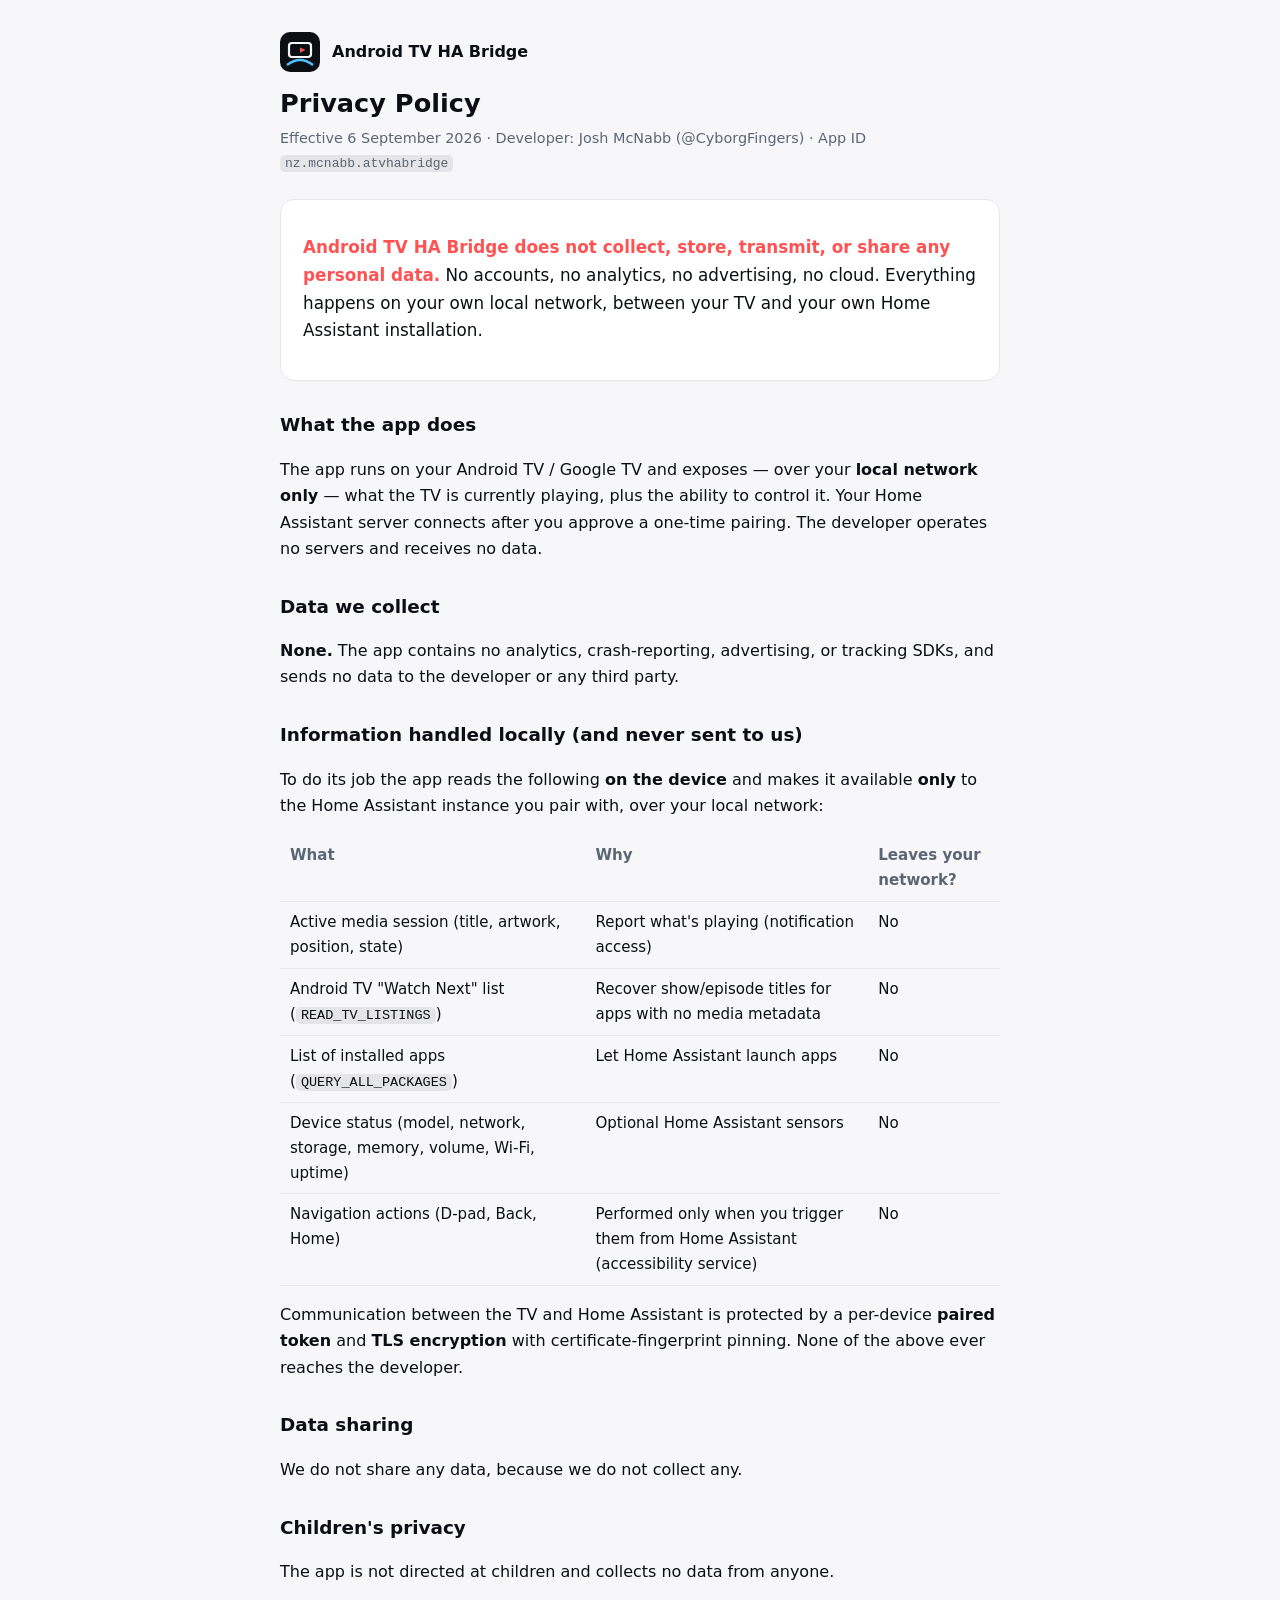
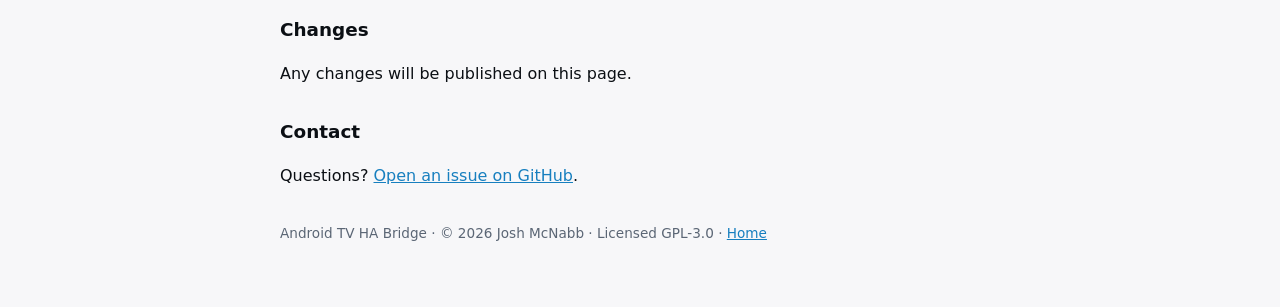
<file: docs/privacy.html>
<!doctype html>
<html lang="en">
<head>
<meta charset="utf-8">
<meta name="viewport" content="width=device-width, initial-scale=1">
<title>Privacy Policy — Android TV HA Bridge</title>
<style>
  :root{
    --bg:#F7F7F9; --card:#fff; --ink:#0B0F14; --muted:#5B6675; --line:#e5e7eb;
    --coral:#FF5252; --signal:#177FBF;
  }
  @media (prefers-color-scheme:dark){
    :root{ --bg:#0B0F14; --card:#141A22; --ink:#F7F7F9; --muted:#AAB3BF; --line:#243040; --signal:#4CC2FF; }
  }
  *{box-sizing:border-box}
  body{margin:0;background:var(--bg);color:var(--ink);
    font:16px/1.65 'Segoe UI',system-ui,-apple-system,Roboto,Helvetica,Arial,sans-serif;}
  .wrap{max-width:760px;margin:0 auto;padding:32px 20px 64px}
  header{display:flex;align-items:center;gap:12px;margin-bottom:8px}
  .mark{width:40px;height:40px;flex:0 0 auto}
  h1{font-size:1.6rem;margin:.4em 0 .1em}
  h2{font-size:1.15rem;margin:1.6em 0 .4em}
  .sub{color:var(--muted);margin:0 0 24px}
  .meta{color:var(--muted);font-size:.9rem}
  a{color:var(--signal)}
  .card{background:var(--card);border:1px solid var(--line);border-radius:14px;padding:18px 22px;margin:18px 0}
  .lead{font-size:1.05rem}
  .lead b{color:var(--coral)}
  table{border-collapse:collapse;width:100%;font-size:.94rem;margin:.4em 0}
  th,td{text-align:left;padding:8px 10px;border-bottom:1px solid var(--line);vertical-align:top}
  th{color:var(--muted);font-weight:600}
  code{background:rgba(127,127,127,.15);padding:1px 5px;border-radius:5px;font-size:.9em}
  footer{color:var(--muted);font-size:.85rem;margin-top:32px}
</style>
</head>
<body>
<div class="wrap">
  <header>
    <svg class="mark" viewBox="0 0 40 40" xmlns="http://www.w3.org/2000/svg" aria-hidden="true">
      <rect width="40" height="40" rx="10" fill="#0B0F14"/>
      <rect x="9" y="11" width="22" height="14" rx="3" fill="none" stroke="#F7F7F9" stroke-width="2.2"/>
      <path d="M20 15.5l5.5 2.6-5.5 2.6z" fill="#FF5252"/>
      <path d="M7 33q13 -10 26 0" fill="none" stroke="#4CC2FF" stroke-width="2.4"/>
    </svg>
    <div><strong>Android TV HA Bridge</strong></div>
  </header>

  <h1>Privacy Policy</h1>
  <p class="sub meta">Effective 6 September 2026 · Developer: Josh McNabb (@CyborgFingers) · App ID <code>nz.mcnabb.atvhabridge</code></p>

  <div class="card">
    <p class="lead"><b>Android TV HA Bridge does not collect, store, transmit, or share any personal data.</b> No accounts, no analytics, no advertising, no cloud. Everything happens on your own local network, between your TV and your own Home Assistant installation.</p>
  </div>

  <h2>What the app does</h2>
  <p>The app runs on your Android TV / Google TV and exposes — over your <strong>local network only</strong> — what the TV is currently playing, plus the ability to control it. Your Home Assistant server connects after you approve a one-time pairing. The developer operates no servers and receives no data.</p>

  <h2>Data we collect</h2>
  <p><strong>None.</strong> The app contains no analytics, crash-reporting, advertising, or tracking SDKs, and sends no data to the developer or any third party.</p>

  <h2>Information handled locally (and never sent to us)</h2>
  <p>To do its job the app reads the following <strong>on the device</strong> and makes it available <strong>only</strong> to the Home Assistant instance you pair with, over your local network:</p>
  <table>
    <tr><th>What</th><th>Why</th><th>Leaves your network?</th></tr>
    <tr><td>Active media session (title, artwork, position, state)</td><td>Report what's playing (notification access)</td><td>No</td></tr>
    <tr><td>Android TV "Watch Next" list (<code>READ_TV_LISTINGS</code>)</td><td>Recover show/episode titles for apps with no media metadata</td><td>No</td></tr>
    <tr><td>List of installed apps (<code>QUERY_ALL_PACKAGES</code>)</td><td>Let Home Assistant launch apps</td><td>No</td></tr>
    <tr><td>Device status (model, network, storage, memory, volume, Wi-Fi, uptime)</td><td>Optional Home Assistant sensors</td><td>No</td></tr>
    <tr><td>Navigation actions (D-pad, Back, Home)</td><td>Performed only when you trigger them from Home Assistant (accessibility service)</td><td>No</td></tr>
  </table>
  <p>Communication between the TV and Home Assistant is protected by a per-device <strong>paired token</strong> and <strong>TLS encryption</strong> with certificate-fingerprint pinning. None of the above ever reaches the developer.</p>

  <h2>Data sharing</h2>
  <p>We do not share any data, because we do not collect any.</p>

  <h2>Children's privacy</h2>
  <p>The app is not directed at children and collects no data from anyone.</p>

  <h2>Changes</h2>
  <p>Any changes will be published on this page.</p>

  <h2>Contact</h2>
  <p>Questions? <a href="https://github.com/CyborgFingers/android-tv-ha-bridge/issues">Open an issue on GitHub</a>.</p>

  <footer>Android TV HA Bridge · © 2026 Josh McNabb · Licensed GPL-3.0 · <a href="./">Home</a></footer>
</div>
</body>
</html>
</file>
